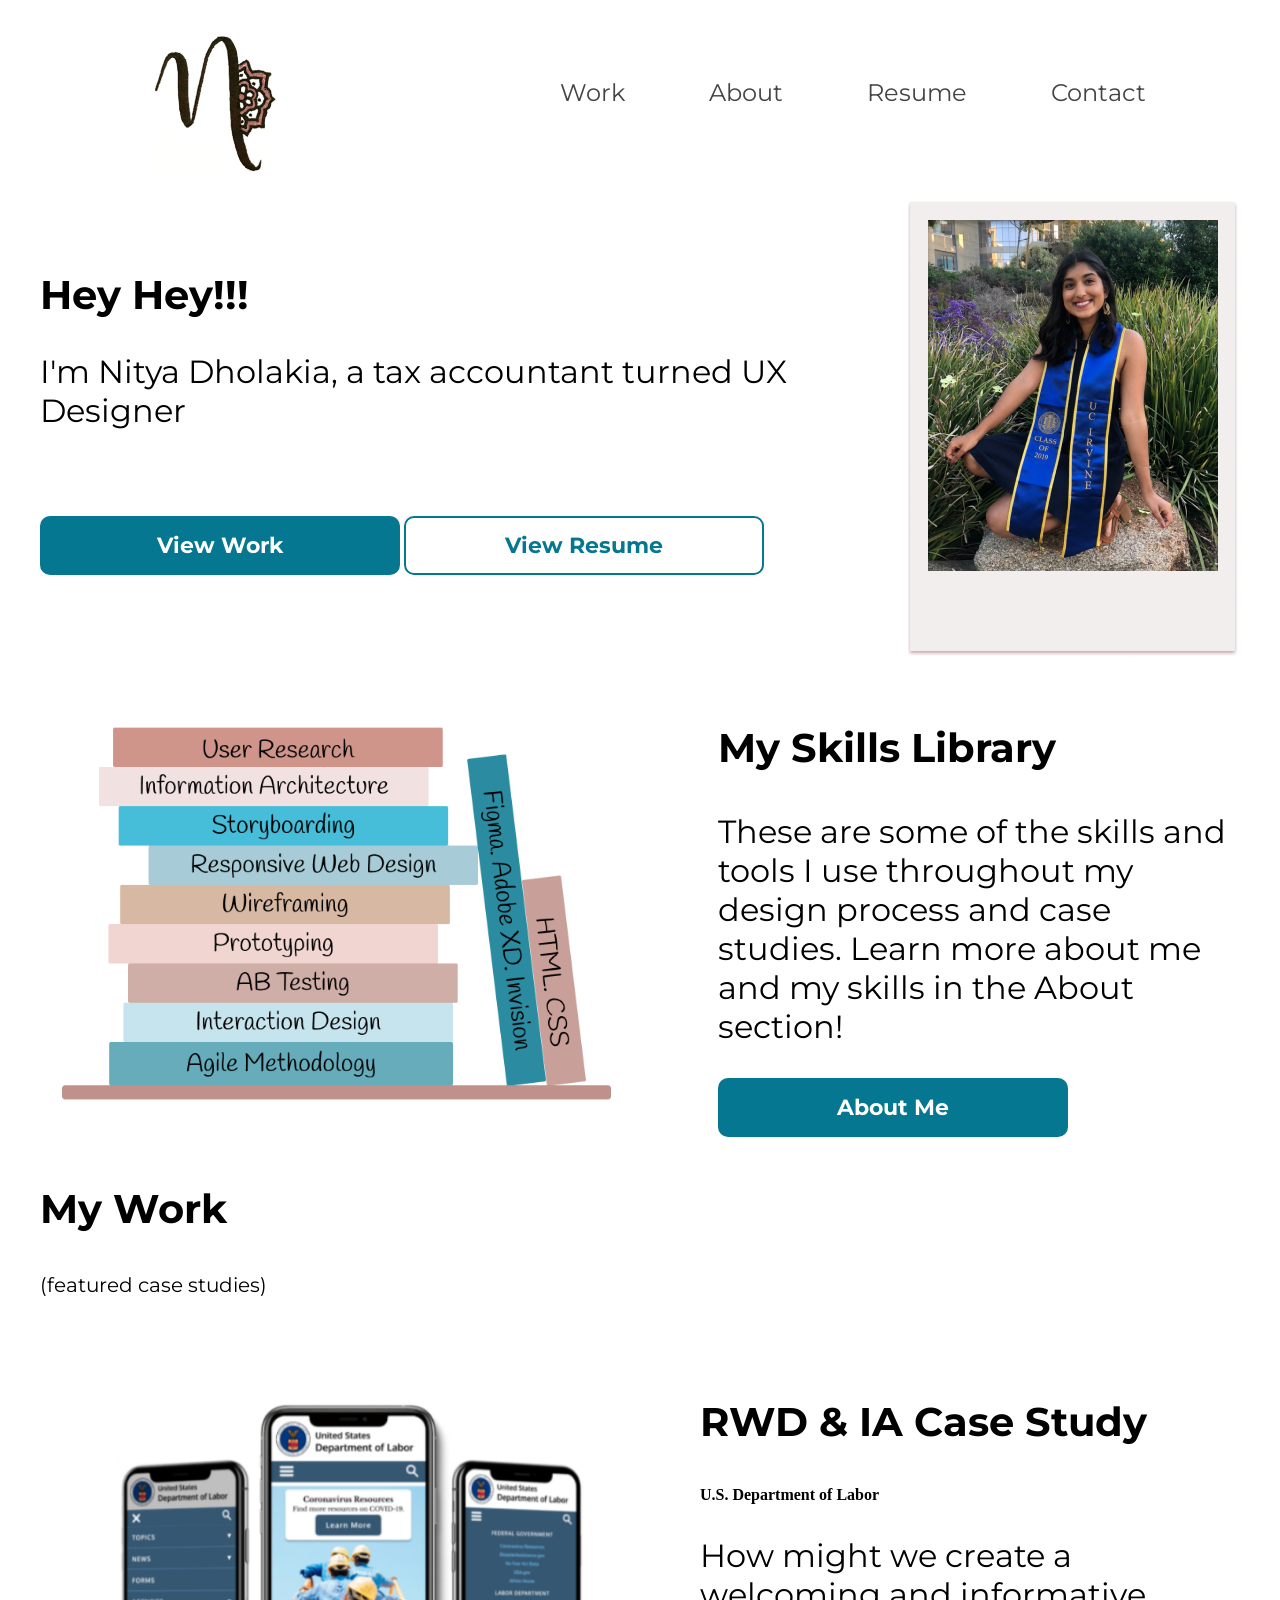
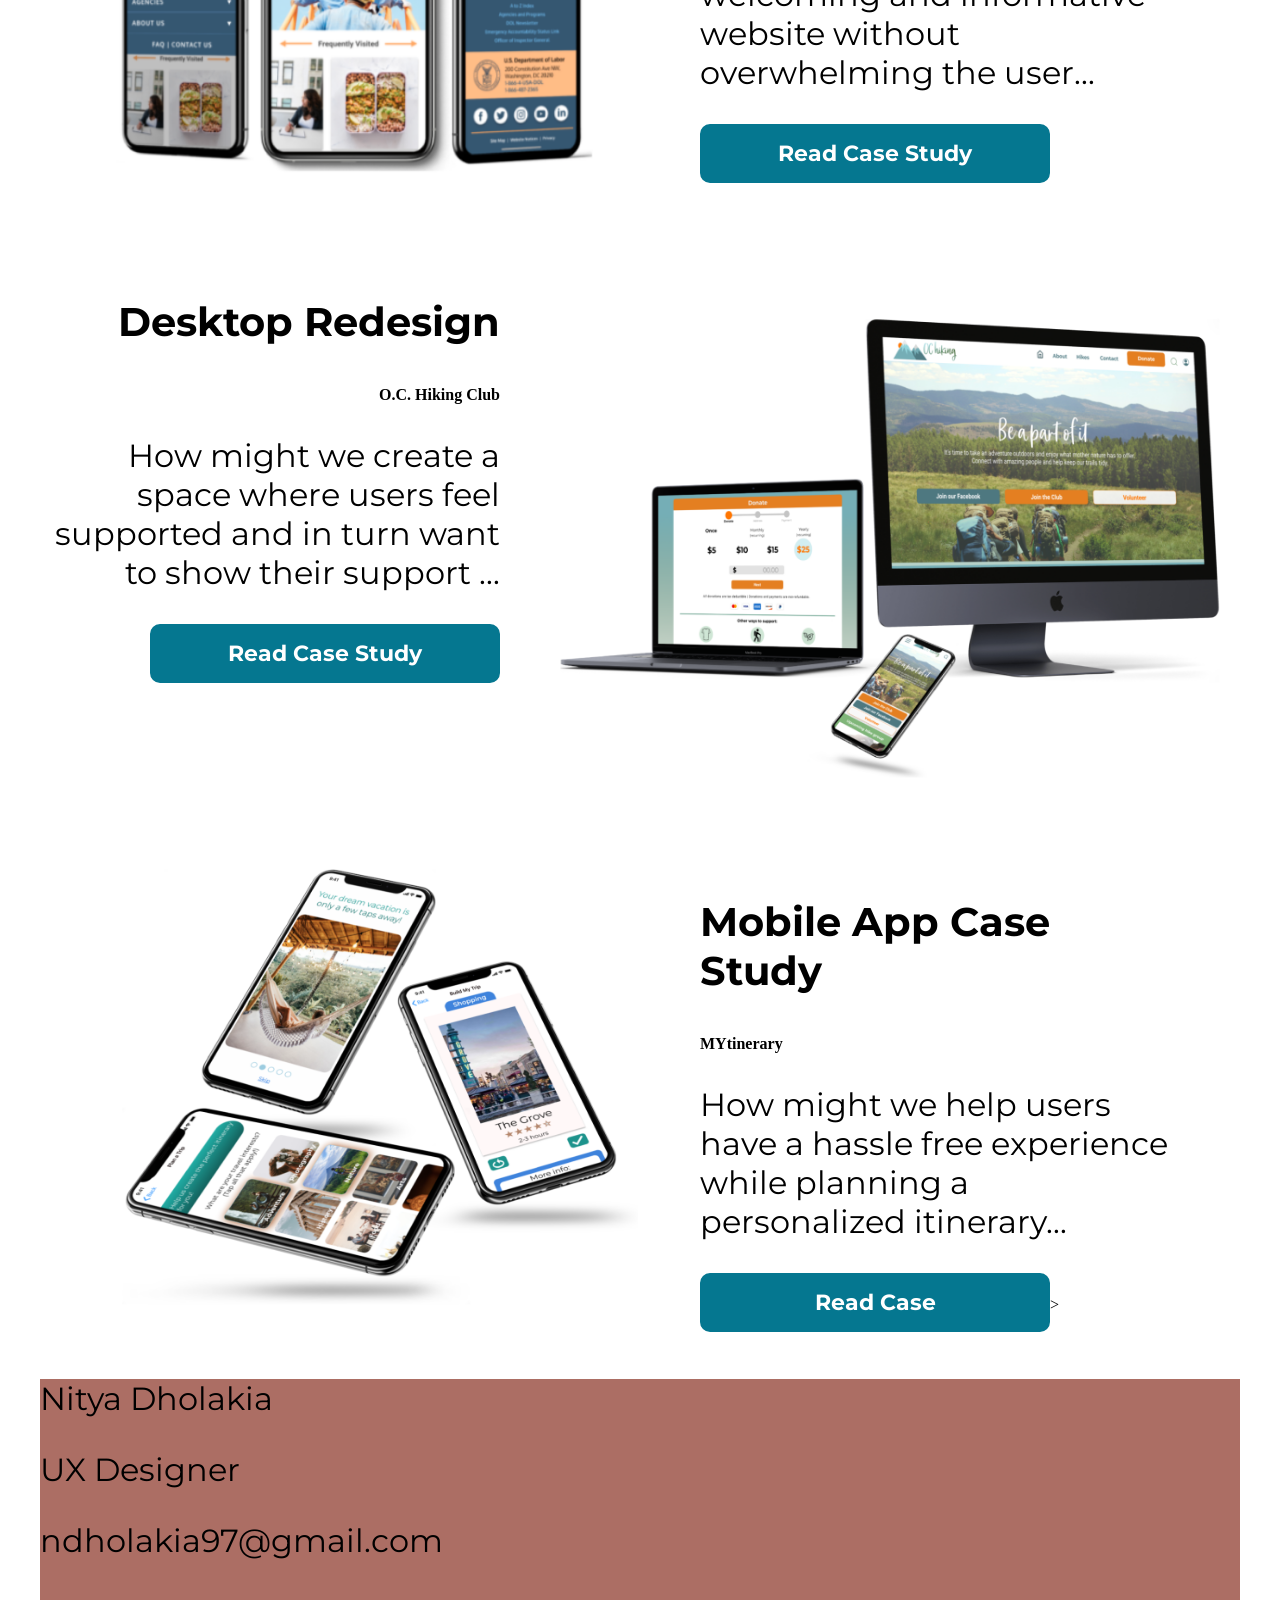
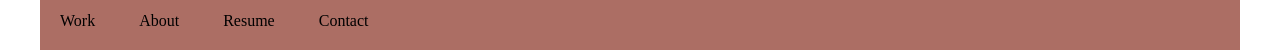
<file: index.html>
<html>
<head>
    <link href="css/style.css" rel="stylesheet" type="text/css">
    <link href='https://fonts.googleapis.com/css?family=Montserrat' rel='stylesheet'>
<title>Homepage</title>
</head>
  
<!--Nav Bar-->  
<body>
 <header>
     <div class="container">
        <img src="images/img_logo.png" alt="logo" class="logo">
        
        <nav>
            <ul>
                <li><a href="#">Work</a></li>
                <li><a href="#">About</a></li>
                <li><a href="#">Resume</a></li>
                <li><a href="#">Contact</a></li>
            </ul>
        </nav>

    </div>
</header>

<section class="heroImg">
    <div class="separator">
        <img src="images/img_profile_polaroid.png" class="right">
            <div class="text">
<br>
<br>
                <h1>Hey Hey!!!</h1>
            <p>
             I'm Nitya Dholakia, a tax accountant turned UX Designer
            </p>
            </div>
        <br>
        <br>
        <br>
            <div>
                <input type="button" id=Button1 value="View Work">
                <input type="button" id=Button2 value="View Resume">
            </div>
<br>
<br>
<br>
<br>
<br>
<br>
 <!--  My UX Skills section coded using CSS flex -->
<section class="mySkills">
<div class="flexContainer">
    <div class="card-img">
        <img src="images/img_Skills_Library.png">
    </div>
    <div class="text">
        <h1>My Skills Library</h1>
        <p>
         These are some of the skills and tools I use throughout my design process and case studies. Learn more about me and my skills in the About section!
         </p>
         <div>
            <button>About Me</button>
        </div>
        </div>

</div>
</section>

<!-- My Work Section Constructed using CSS Grid -->
<section class="myWork">
    <div class="text">
        <h1>My Work</h1>
        <p1>(featured case studies)</p1> 
    </div>

<div class="workGrid">
    <div class="image1">
        <img src="images/img_DOL.png" class="left" width="600px" height="450px">
    </div>
        <div class="project1">
            <h1>RWD & IA Case Study</h1>
            <h4>U.S. Department of Labor</h4>
            <p>How might we create a 
                welcoming and informative website without overwhelming the user...</p>
            <button>Read Case Study</button>
        </div>


           
            <div class="project2">
                <h1>Desktop Redesign</h1>
                <h4>O.C. Hiking Club</h4>
                <p>How might we create a space where users feel supported and in turn want to show their support ...</p>
             <button>Read Case Study</button>        
             </div>
            <div class="image2">
                <img src="images/img_Hiking.png" class="right" width="700px" height="500px">
            </div>
 
       
            <div class="image3">
                <img src="images/img_MYtinerary.png" class="left" width="650" height="475">
            </div>
            <div class="project3">
                 <h1>Mobile App Case Study</h1>
                <h4>MYtinerary</h4>
                <p>How might we help users have a hassle free experience while planning a personalized itinerary...</p>
                <button>Read Case</button>>
            </div>
            

</div>
</section>

    <footer>
        <div class="footer">
            <p>Nitya Dholakia</p>
            <p>UX Designer</p>
            <p>ndholakia97@gmail.com</p>
            <ul>
                <li>Work</li>
                <li>About</li>
                <li>Resume</li>
             <li>Contact</li>
             </ul> 
        </div>
    </footer>
</section>



</body>
</html>
</file>
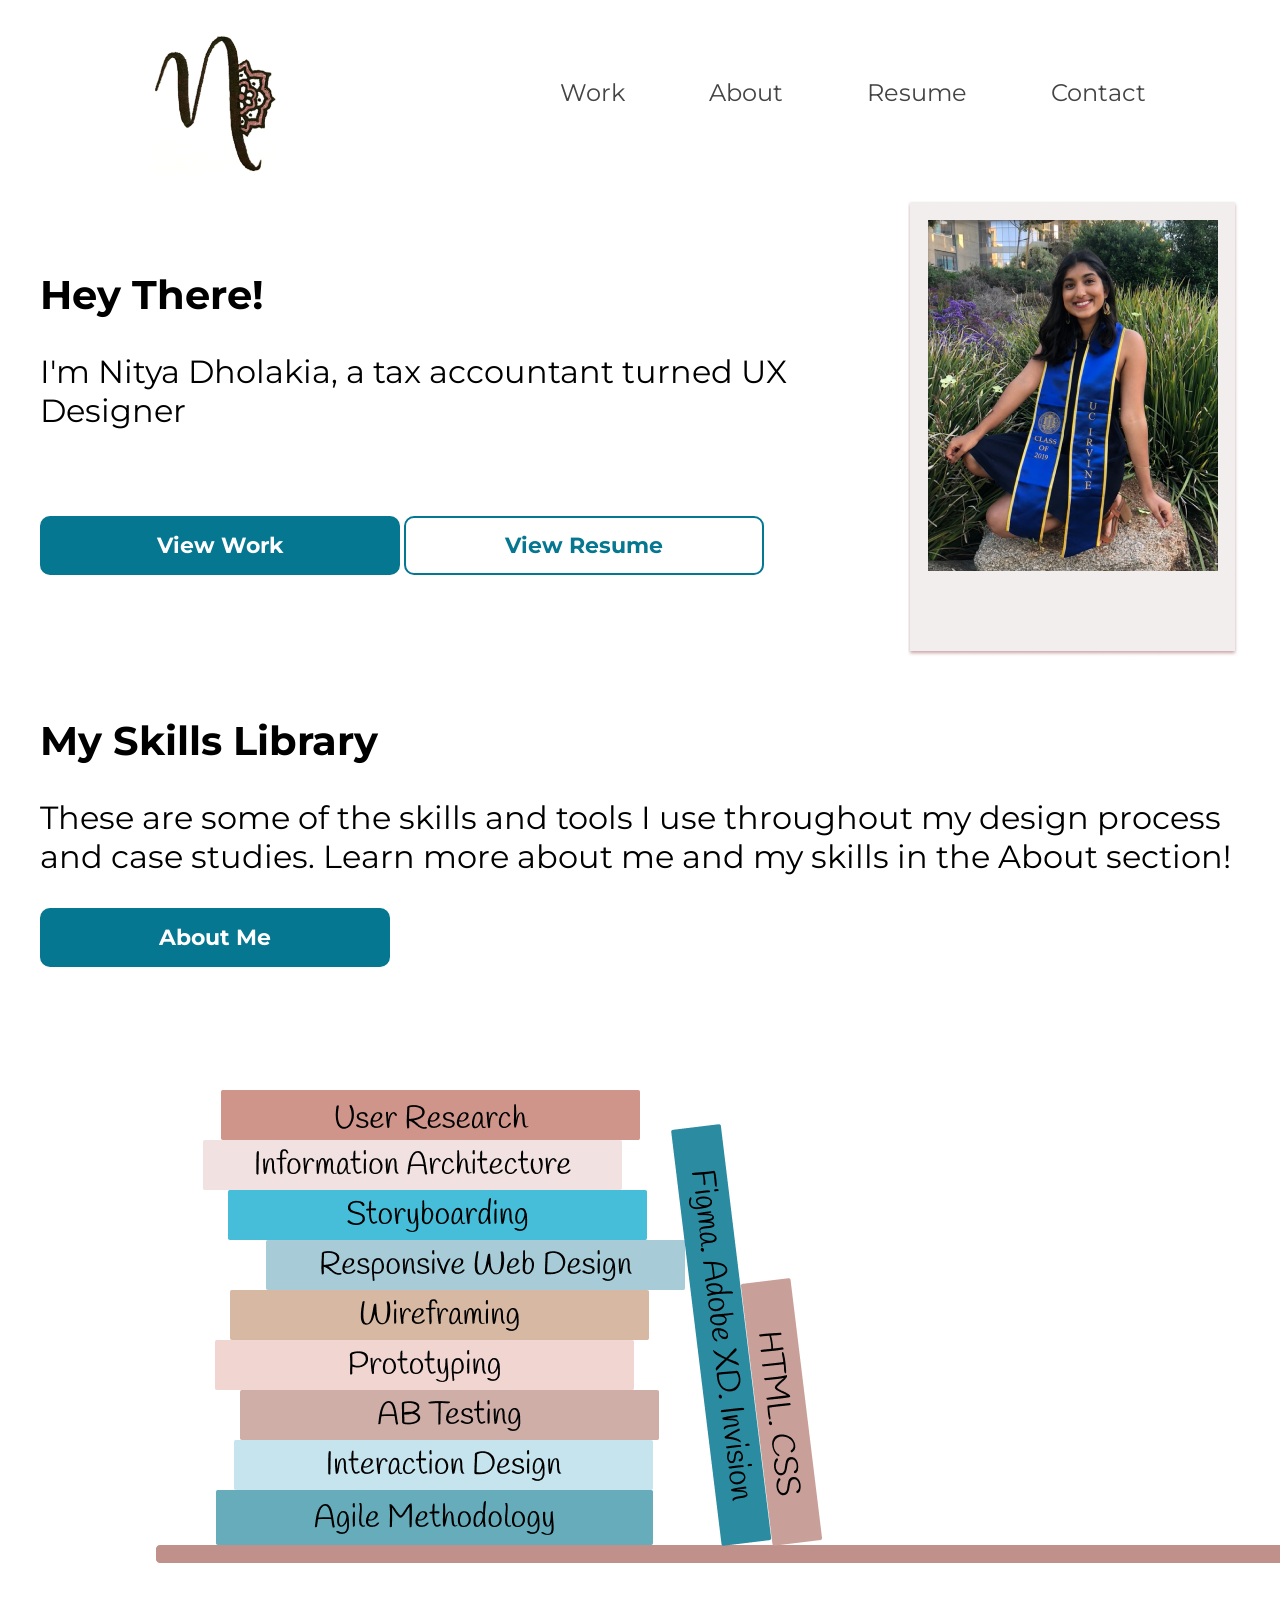
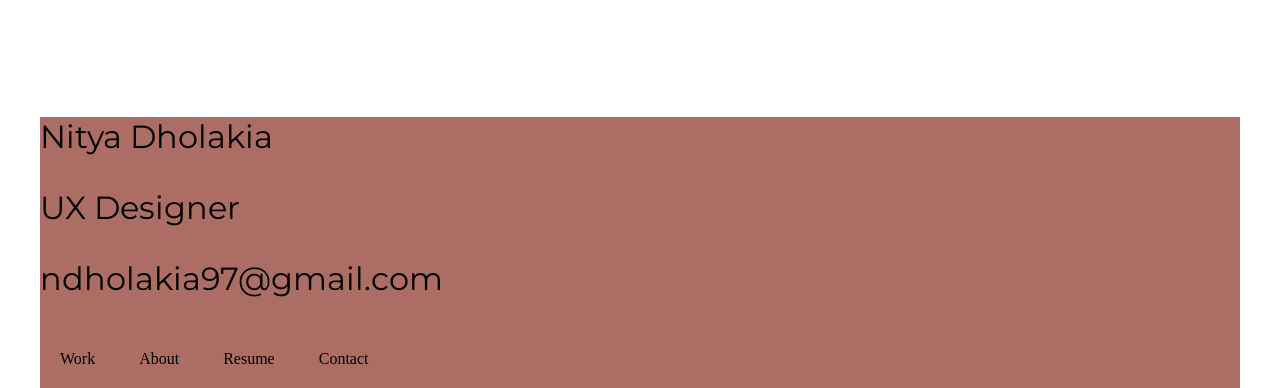
<file: index copy.html>
<html>
<head>
    <link href="css/style.css" rel="stylesheet" type="text/css">
    <link href='https://fonts.googleapis.com/css?family=Montserrat' rel='stylesheet'>
<title>Homepage</title>
</head>
    
<body>
 <header>
     <div class="container">
        <img src="images/img_logo.png" alt="logo" class="logo">
        
        <nav>
            <ul>
                <li><a href="#">Work</a></li>
                <li><a href="#">About</a></li>
                <li><a href="#">Resume</a></li>
                <li><a href="#">Contact</a></li>
            </ul>
        </nav>

    </div>
</header>

<section class="heroImg">
    <div class="separator">
        <img src="images/img_profile_polaroid.png" class="right">
            <div class="text">
<br>
<br>
                <h1>Hey There!</h1>
            <p>
             I'm Nitya Dholakia, a tax accountant turned UX Designer
            </p>
            </div>
        <br>
        <br>
        <br>
            <div>
                <input type="button" id=Button1 value="View Work">
                <input type="button" id=Button2 value="View Resume">
            </div>
<br>
<br>
<br>
<br>
<br>
<br>
             <div class="text">
                <h1>My Skills Library</h1>
                <p>
                 These are some of the skills and tools I use throughout my design process and case studies. Learn more about me and my skills in the About section!
                 </p>
            </div>
             <button>About Me</button>   
        <img src="images/Skills library.png" class="left">
         

    <footer>
        <div class="footer">
            <p>Nitya Dholakia</p>
            <p>UX Designer</p>
            <p>ndholakia97@gmail.com</p>
            <ul>
                <li>Work</li>
                <li>About</li>
                <li>Resume</li>
             <li>Contact</li>
             </ul> 
        </div>
    </footer>
</section>



</body>
</html>
</file>
<file: css/style.css>
.body {
    margin: 0;
    background-color: #222;
    font-family:'Montserrat';
    max-width: 1020px;
}
.container {
    width: 80%;
    margin: 0 auto;
}
header {
    background: #FFFFFF;
}

header::after {
    content: '';
    display: table;
    clear: both;
}
.logo {
    float: left;
    padding: 10px 0;
    width: 150px;
}
nav {   
    float: right;
    padding: 10px 0;
}

.ul {
width: 50%;
margin-left: auto;
}

nav ul {
    margin: 0;
    padding: 0;
    list-style: none;
}
nav li{
    display: inline-block;
    margin-left: 80px;
    padding-top: 60px;
}

nav a {
    color: #444;
    text-decoration: none;
    font-family:'Montserrat';
    font-size: 24px;
}

nav a:hover {
color: #000;
font-weight: bold;
}
.flexContainer {
    display: flex;
    margin: auto;
    width: 90% 10%;
}
.flexContainer .text {
    margin-left: 40%;
}
.card-img {
  width: 75%;  
justify-content:left;
}
.card-img img {
    border-radius: 30px;
    width: 300%;
    margin-right: auto;
    padding: 10px 0;
    margin: 20x;
}
.mySkills {
    text-align: left;
    text-justify:distribute;
    justify-self: right;
}
.item1 {
    grid-area: myArea;
}
.workGrid {
    display: grid;
    grid-template-areas: myArea myArea myArea myArea myArea myArea;
    grid-template-columns: 50% 50%;
    grid-template-rows: 550px 550px 550px;
}
.workGrid .image1 {
    border-radius: 30px;
    width: 90%;
    margin-right: auto;
    padding: 50px 0;
    margin: 20x;
}
.workGrid .image2 {
    border-radius: 30px;
    width: 90%;
    margin-left: auto;
    padding: 50px 0;
    margin: 20x;
}
.workGrid .image3 {
    border-radius: 20px;
    width: 130%;
    margin-left: auto;
    padding: 50px 0;
    margin: 30x;
}
.project1 {
    margin: 40px;
    padding: 20px;
}
.project2 {
    margin-right: 130px;
    padding: 10px;
    text-align: right;
}
.project3 {
    margin: 40px;
    padding: 20px;
}
.workGrid .text {
    margin-left: 25%;
}
.heroImg {
    height: 600px;
    padding: 10px;
}

.separator { 
    width: 1200px;
    margin: 0 auto;
    justify-content: space-between;
}
.img {
   max-width: 70%;
}
.right {
    float: right;
    padding-left: 15px;
}
.left {
    align-content: flex-end;
    padding-left: 15px;
}
#button1 {
    background-color: #057790;
    color: #FFFFFF;
    font-family: "Montserrat";
    font-weight: bolder;
    font-size: 22px;
    border-radius: 10px;
    stroke: white;
    width: 30%;  
    border: 2px solid #057790;
    padding: 14px 28px;
    cursor: pointer;
}
#button2 {
    background-color: #FFFFFF;
    color: #057790;
    font-family: "Montserrat";
    font-weight: bolder;
    font-size: 22px;
    border: 6pt black;
    border-radius: 10px;
    stroke: white;
    width: 30%;  
    border: 2px solid #057790;
    padding: 14px 28px;
    cursor: pointer;
}
button {
    background-color: #057790;
    color: #FFFFFF;
    font-family: "Montserrat";
    font-weight: bolder;
    font-size: 22px;
    border-radius: 10px;
    stroke: white;
    width: 350px;  
    border: 2px solid #057790;
    padding: 14px;
    cursor: pointer;
}

.text {
padding-top: initial;
}
.text h1 {
    color: black;
    font-size: 40px;
    font-weight: bolder;
    font-family: "Montserrat";
}
h1 {
    color: black;
    font-size: 40px;
    font-weight: bolder;
    font-family: "Montserrat";
}
.text h2 {
    color: black;
    font-size: 40px;
    font-weight: 900;
    font-family: "Montserrat";
    text-align: right;
}
h2 {
    color: black;
    font-size: 40px;
    font-weight: 900;
    font-family: "Montserrat";
    text-align: right;
}
.text p {
    color: black;
    font-size: 32px;
    font-family: "Montserrat";
}
p {
   color: black;
    font-size: 32px;
    font-family: "Montserrat";   
}
.text p1 {
    color: black;
    font-size: 20px;
    font-family: "Montserrat"; 
}
.footer {
    background-color: #AC6E64;
    margin: 0 auto;
}
 footer ul {
     margin: 0;
     padding: 0;
     list-style: none;
     display: right;
 }

 footer li {
    display: inline-block;
    padding: 10px;
    margin: 10px;
 }
</file>
